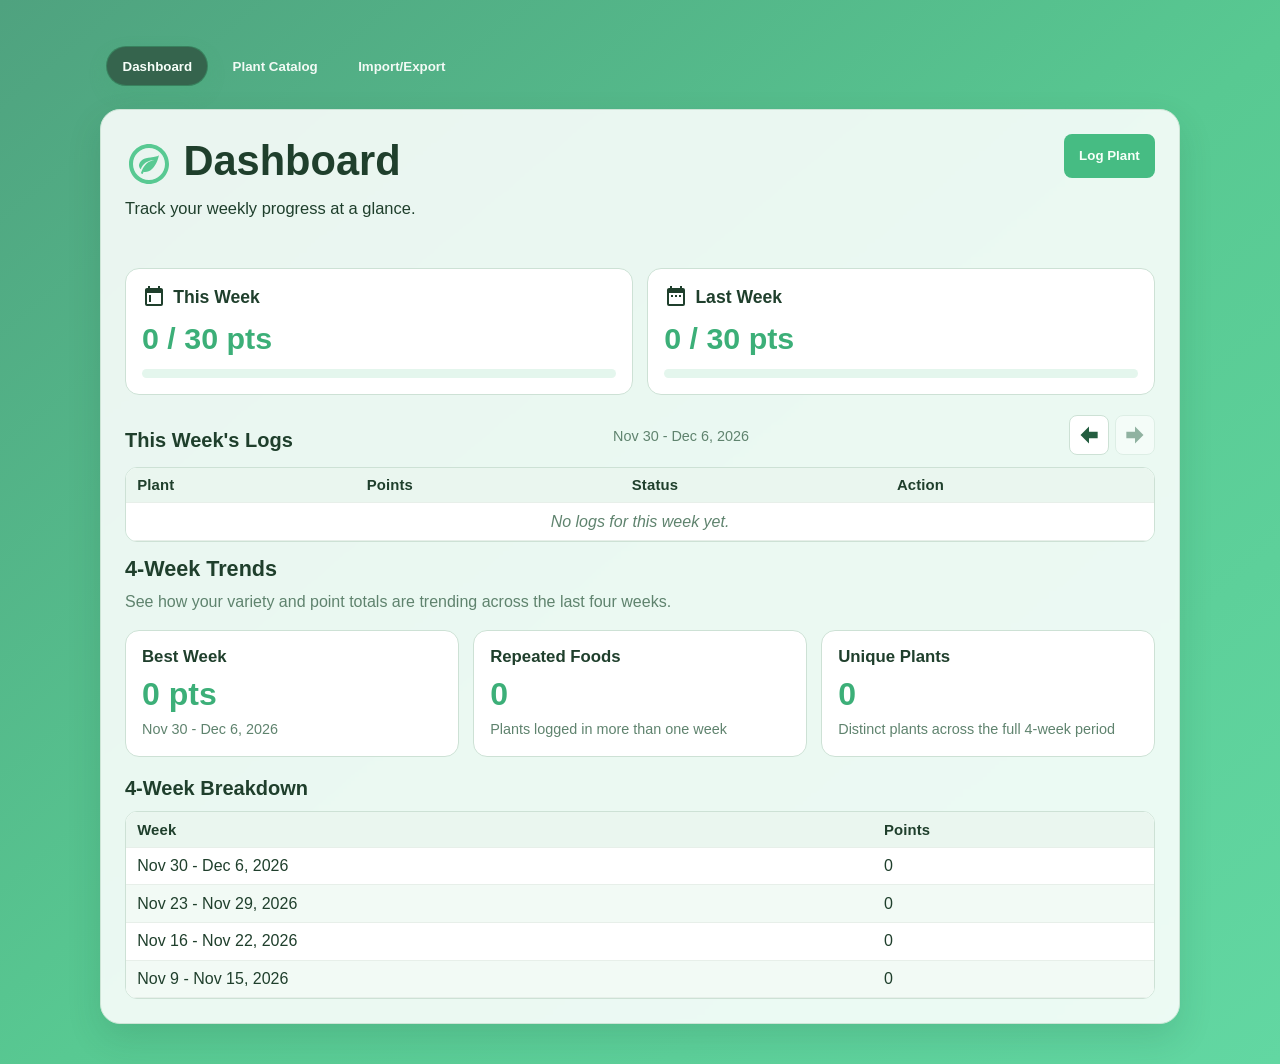
<file: index.html>
<!doctype html>
<html lang="en" data-beasties-container>

<head>
  <meta charset="utf-8">
  <title>Plant Point Challenge</title>
  <base href="https://karianderson.github.io/plant-point-challenge/">
  <meta name="viewport" content="width=device-width, initial-scale=1">
  <link rel="icon" type="image/svg+xml" href="favicon.svg">
  <link rel="icon" type="image/x-icon" href="favicon.ico">
<style>html,body{height:100%;margin:0}body{min-height:100dvh}</style><link rel="stylesheet" href="styles-R7V5ZCSL.css" media="print" onload="this.media='all'"><noscript><link rel="stylesheet" href="styles-R7V5ZCSL.css"></noscript></head>

<body>
  <app-root></app-root>
<script src="main-2S2V2Q5S.js" type="module"></script></body>

</html>
</file>
<file: styles-R7V5ZCSL.css>
html,body{height:100%;margin:0}body{min-height:100dvh}
</file>
